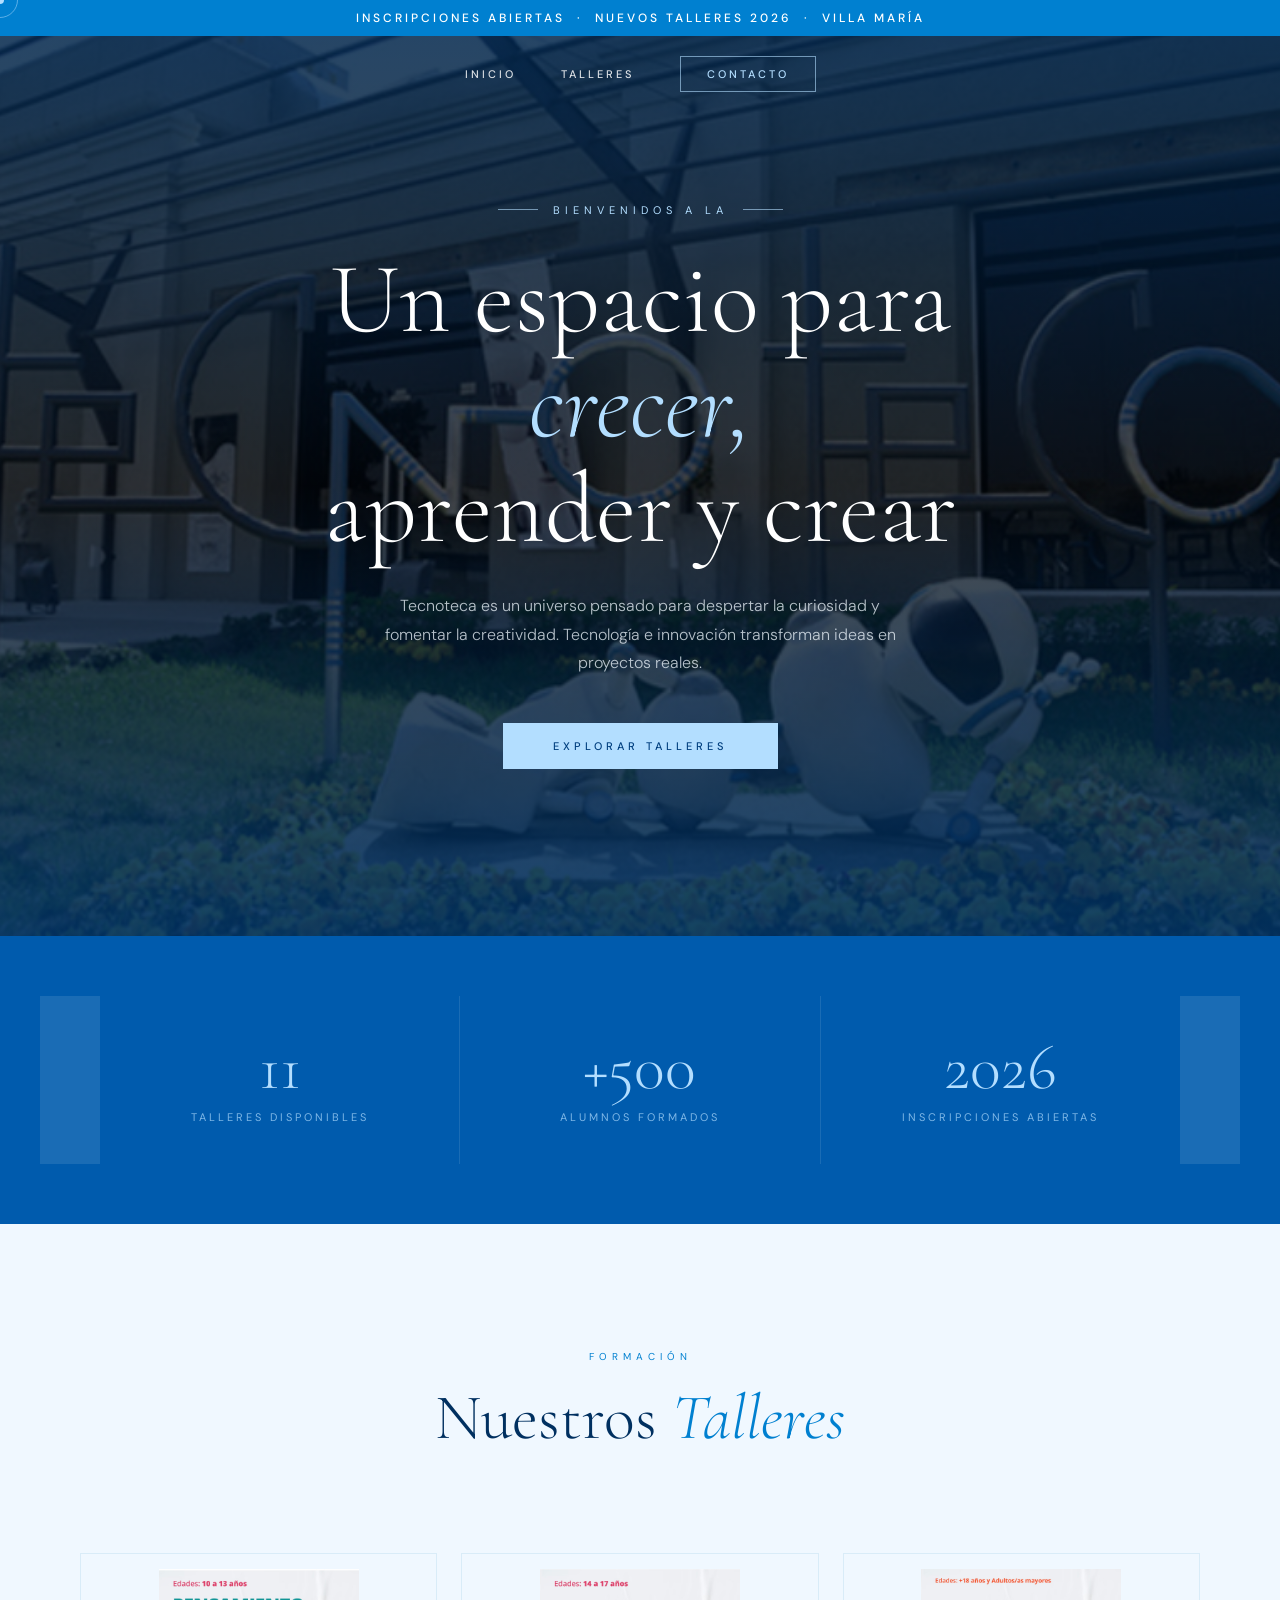
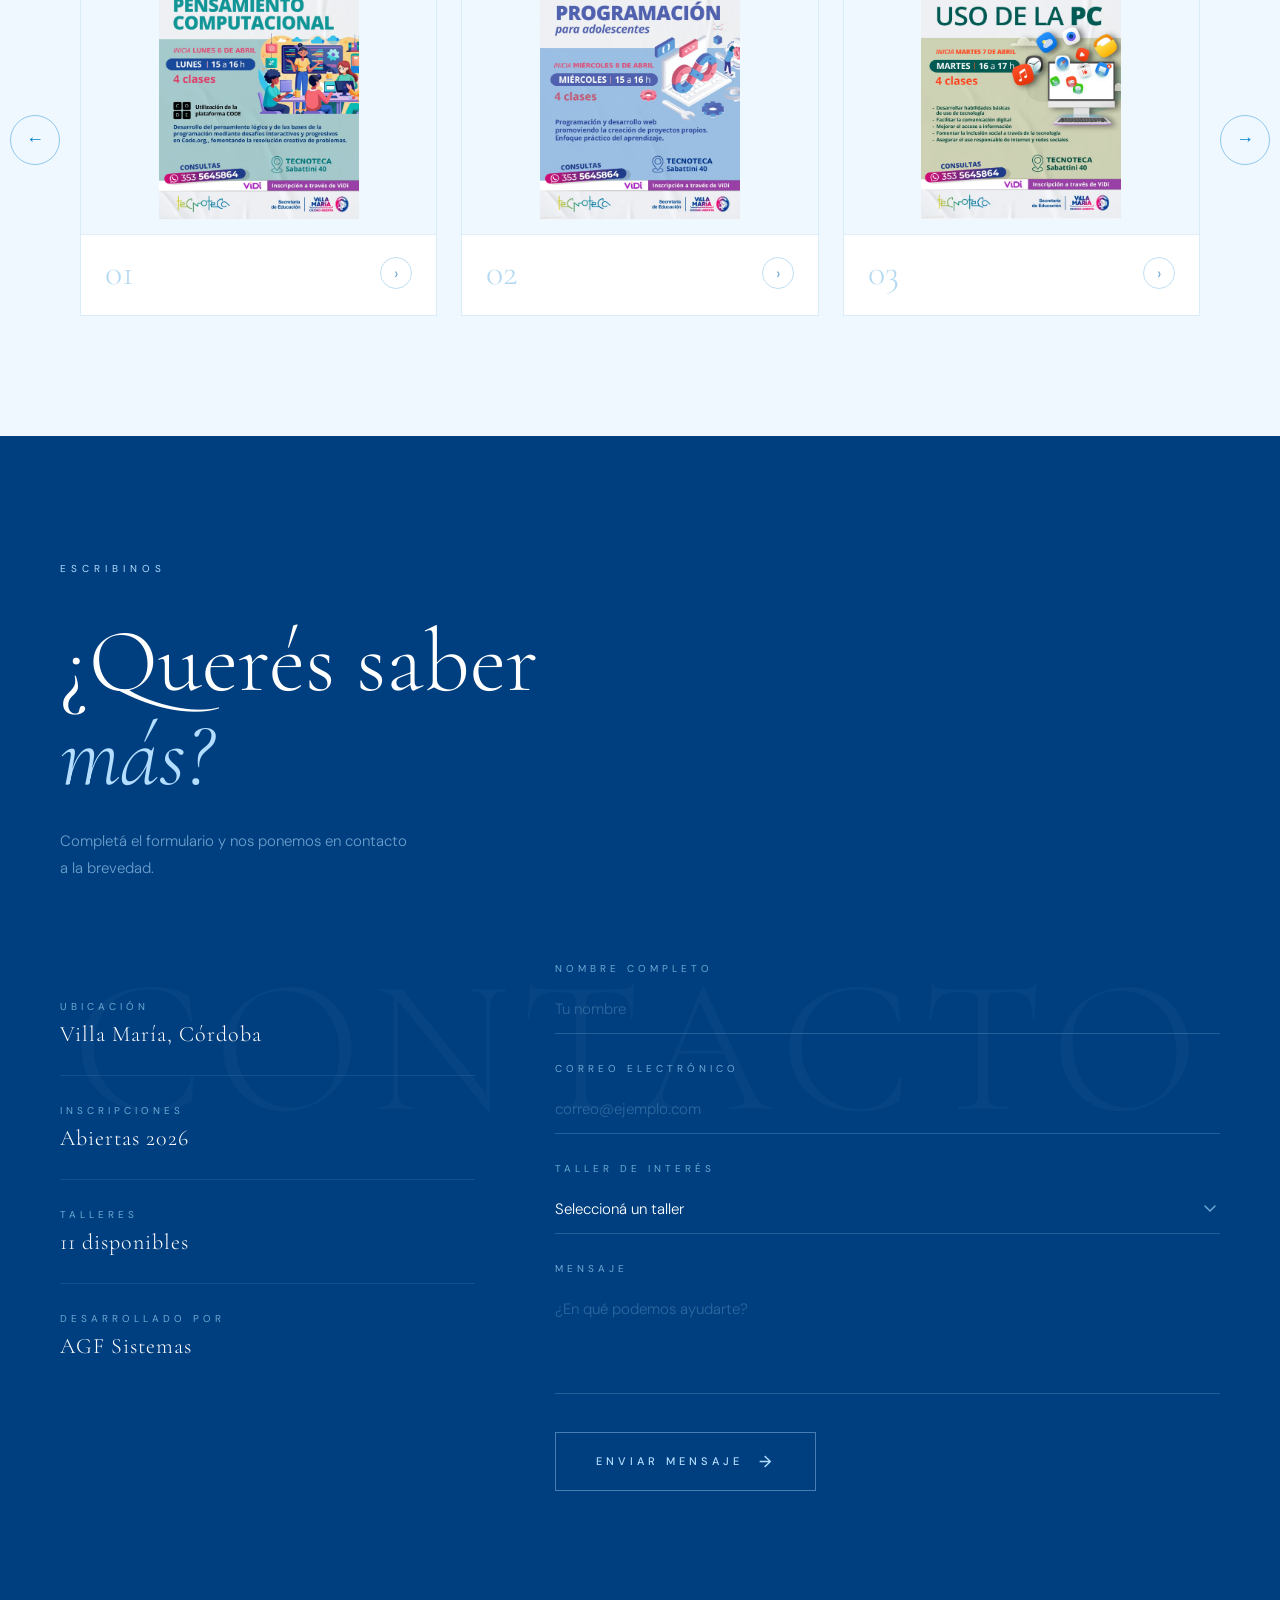
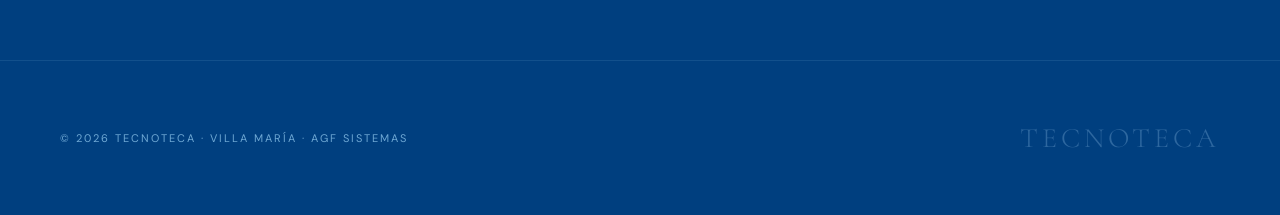
<file: index.html>
<!DOCTYPE html>
<html lang="es">
<head>
    <meta charset="UTF-8">
    <meta name="viewport" content="width=device-width, initial-scale=1.0">
    <title>Tecnoteca | Innovación y Creatividad</title>

    <!-- Fuentes de Google: Cormorant Garamond para títulos, DM Sans para el cuerpo -->
    <link href="https://fonts.googleapis.com/css2?family=Cormorant+Garamond:ital,wght@0,300;0,400;1,300;1,400&family=DM+Sans:wght@300;400;500&display=swap" rel="stylesheet">

    <!-- Hoja de estilos principal -->
    <link rel="stylesheet" href="stile.css">
</head>
<body>

    <!-- ============================================================
         CURSOR PERSONALIZADO
         Dos elementos que reemplazan el cursor del sistema:
         - cursor-dot: el punto pequeño que sigue al mouse exactamente
         - cursor-ring: el anillo grande que sigue con un leve retraso (efecto suave)
         En celulares y tablets se ocultan automáticamente
    ============================================================ -->
    <div class="cursor-dot" id="cursorDot"></div>
    <div class="cursor-ring" id="cursorRing"></div>

    <!-- ============================================================
         FRANJA SUPERIOR (TOP BANNER)
         Barra informativa fija en la parte superior de la página
         Muestra novedades o información institucional breve
    ============================================================ -->
    <div class="top-banner">
        Inscripciones abiertas &nbsp;·&nbsp; Nuevos talleres 2026 &nbsp;·&nbsp; Villa María
    </div>

    <!-- ============================================================
         BARRA DE NAVEGACIÓN
         Se vuelve semitransparente con blur al hacer scroll hacia abajo
         Contiene los links internos y el botón de Contacto
    ============================================================ -->
    <header class="navbar" id="navbar">
        <nav class="nav-links">
            <a href="#inicio">Inicio</a>
            <a href="#talleres">Talleres</a>
            <!-- Botón con estilo especial que lleva a la sección #contacto -->
            <a href="#contacto" class="btn-nav-cta">Contacto</a>
        </nav>
    </header>

    <main>

        <!-- ============================================================
             SECCIÓN HERO (PORTADA)
             Ocupa el 100% de la pantalla al entrar a la página.
             Tiene una imagen de fondo con filtro oscuro, un overlay degradado,
             y el contenido central con título, descripción y botón CTA.
        ============================================================ -->
        <section id="inicio" class="hero">

            <!-- Imagen de fondo con efecto de zoom al hacer hover -->
            <div class="hero-bg"></div>

            <!-- Degradado encima de la imagen para mejorar legibilidad del texto -->
            <div class="hero-overlay"></div>

            <!-- Contenido central del hero -->
            <div class="hero-content">
                <!-- Pequeño texto decorativo sobre el título principal -->
                <div class="hero-eyebrow">Bienvenidos a la</div>

                <!-- Título principal con palabra en cursiva y color destacado -->
                <h1>Un espacio para <em>crecer,</em><br>aprender y crear</h1>

                <!-- Descripción breve del proyecto -->
                <p class="hero-desc">
                    Tecnoteca es un universo pensado para despertar la curiosidad
                    y fomentar la creatividad. Tecnología e innovación transforman
                    ideas en proyectos reales.
                </p>

                <!-- Botón que lleva a la sección de talleres -->
                <a href="#talleres" class="btn-hero">Explorar talleres</a>
            </div>
        </section>

        <!-- ============================================================
             FRANJA DE ESTADÍSTICAS
             Muestra 3 datos clave en una grilla horizontal:
             cantidad de talleres, alumnos formados y año de inscripciones
        ============================================================ -->
        <div class="stats-strip">
            <div class="stats-grid">
                <div class="stat-item">
                    <span class="stat-numero">11</span>
                    <span class="stat-label">Talleres disponibles</span>
                </div>
                <div class="stat-item">
                    <span class="stat-numero">+500</span>
                    <span class="stat-label">Alumnos formados</span>
                </div>
                <div class="stat-item">
                    <span class="stat-numero">2026</span>
                    <span class="stat-label">Inscripciones abiertas</span>
                </div>
            </div>
        </div>

        <!-- ============================================================
             SECCIÓN TALLERES
             Muestra las tarjetas de cada taller en un carrusel deslizable.
             Fondo claro para contrastar con las secciones oscuras.
        ============================================================ -->
        <section id="talleres" class="talleres-section">

            <!-- Encabezado de sección con etiqueta y título -->
            <div class="section-header">
                <span class="section-tag">Formación</span>
                <h2>Nuestros <em>Talleres</em></h2>
            </div>

            <!-- Contenedor del carrusel con botones de navegación -->
            <div class="carousel-wrapper">

                <!-- Área visible del carrusel (overflow hidden para ocultar lo que no entra) -->
                <div class="carousel-container">

                    <!-- Pista del carrusel: se mueve horizontalmente con transform -->
                    <div class="carousel-slide" id="track">

                        <!-- ---- TARJETA TALLER 01 ---- -->
                        <!-- Cada tarjeta tiene: imagen, overlay de hover y número -->
                        <div class="card-taller">
                            <div class="card-img-wrap"><img src="taller1.jpeg" alt="Taller 1"></div>
                            <div class="card-overlay"></div><!-- Brillo azul al hacer hover -->
                            <div class="card-info">
                                <span class="numero-taller">01</span>
                                <div class="card-arrow">›</div><!-- Flecha indicadora -->
                            </div>
                        </div>

                        <!-- ---- TARJETA TALLER 02 ---- -->
                        <div class="card-taller">
                            <div class="card-img-wrap"><img src="taller2.jpeg" alt="Taller 2"></div>
                            <div class="card-overlay"></div>
                            <div class="card-info"><span class="numero-taller">02</span><div class="card-arrow">›</div></div>
                        </div>

                        <!-- ---- TARJETA TALLER 03 ---- -->
                        <div class="card-taller">
                            <div class="card-img-wrap"><img src="taller3.jpeg" alt="Taller 3"></div>
                            <div class="card-overlay"></div>
                            <div class="card-info"><span class="numero-taller">03</span><div class="card-arrow">›</div></div>
                        </div>

                        <!-- ---- TARJETA TALLER 04 ---- -->
                        <div class="card-taller">
                            <div class="card-img-wrap"><img src="taller4.jpeg" alt="Taller 4"></div>
                            <div class="card-overlay"></div>
                            <div class="card-info"><span class="numero-taller">04</span><div class="card-arrow">›</div></div>
                        </div>

                        <!-- ---- TARJETA TALLER 05 ---- -->
                        <div class="card-taller">
                            <div class="card-img-wrap"><img src="taller5.jpeg" alt="Taller 5"></div>
                            <div class="card-overlay"></div>
                            <div class="card-info"><span class="numero-taller">05</span><div class="card-arrow">›</div></div>
                        </div>

                        <!-- ---- TARJETA TALLER 06 ---- -->
                        <div class="card-taller">
                            <div class="card-img-wrap"><img src="taller6.jpeg" alt="Taller 6"></div>
                            <div class="card-overlay"></div>
                            <div class="card-info"><span class="numero-taller">06</span><div class="card-arrow">›</div></div>
                        </div>

                        <!-- ---- TARJETA TALLER 07 ---- -->
                        <div class="card-taller">
                            <div class="card-img-wrap"><img src="taller7.jpeg" alt="Taller 7"></div>
                            <div class="card-overlay"></div>
                            <div class="card-info"><span class="numero-taller">07</span><div class="card-arrow">›</div></div>
                        </div>

                        <!-- ---- TARJETA TALLER 08 ---- -->
                        <div class="card-taller">
                            <div class="card-img-wrap"><img src="taller8.jpeg" alt="Taller 8"></div>
                            <div class="card-overlay"></div>
                            <div class="card-info"><span class="numero-taller">08</span><div class="card-arrow">›</div></div>
                        </div>

                        <!-- ---- TARJETA TALLER 09 ---- -->
                        <div class="card-taller">
                            <div class="card-img-wrap"><img src="taller9.jpeg" alt="Taller 9"></div>
                            <div class="card-overlay"></div>
                            <div class="card-info"><span class="numero-taller">09</span><div class="card-arrow">›</div></div>
                        </div>

                        <!-- ---- TARJETA TALLER 10 ---- -->
                        <div class="card-taller">
                            <div class="card-img-wrap"><img src="taller10.jpeg" alt="Taller 10"></div>
                            <div class="card-overlay"></div>
                            <div class="card-info"><span class="numero-taller">10</span><div class="card-arrow">›</div></div>
                        </div>

                        <!-- ---- TARJETA TALLER 11 ---- -->
                        <div class="card-taller">
                            <div class="card-img-wrap"><img src="taller11.jpeg" alt="Taller 11"></div>
                            <div class="card-overlay"></div>
                            <div class="card-info"><span class="numero-taller">11</span><div class="card-arrow">›</div></div>
                        </div>

                    </div><!-- /carousel-slide -->
                </div><!-- /carousel-container -->

                <!-- Botones de navegación del carrusel (llaman a moveSlide en JS) -->
                <button class="prev-btn" onclick="moveSlide(-1)">&#8592;</button>
                <button class="next-btn" onclick="moveSlide(1)">&#8594;</button>

            </div><!-- /carousel-wrapper -->
        </section>

        <!-- ============================================================
             SECCIÓN CONTACTO
             Formulario de contacto con la misma estética de la página.
             Dividida en dos columnas: info institucional + formulario.
             El texto de fondo gigante "CONTACTO" es decorativo (CSS ::before).
        ============================================================ -->
        <section id="contacto" class="contacto-section">
            <div class="contacto-inner">

                <!-- Encabezado de la sección de contacto -->
                <div class="contacto-header">
                    <span class="section-tag" style="color: var(--celeste-claro);">Escribinos</span>
                    <h2 class="contacto-titulo">¿Querés saber<br><em>más?</em></h2>
                    <p class="contacto-subtitulo">
                        Completá el formulario y nos ponemos en contacto<br>a la brevedad.
                    </p>
                </div>

                <!-- Grilla de dos columnas: datos + formulario -->
                <div class="contacto-grid">

                    <!-- Columna izquierda: datos institucionales -->
                    <div class="contacto-info">
                        <div class="info-item">
                            <span class="info-label">Ubicación</span>
                            <span class="info-value">Villa María, Córdoba</span>
                        </div>
                        <div class="info-divider"></div><!-- Línea separadora -->
                        <div class="info-item">
                            <span class="info-label">Inscripciones</span>
                            <span class="info-value">Abiertas 2026</span>
                        </div>
                        <div class="info-divider"></div>
                        <div class="info-item">
                            <span class="info-label">Talleres</span>
                            <span class="info-value">11 disponibles</span>
                        </div>
                        <div class="info-divider"></div>
                        <div class="info-item">
                            <span class="info-label">Desarrollado por</span>
                            <span class="info-value">AGF Sistemas</span>
                        </div>
                    </div>

                    <!-- Columna derecha: formulario de contacto -->
                    <div class="form-wrap">

                        <!-- Campo: Nombre -->
                        <div class="form-group">
                            <label for="nombre">Nombre completo</label>
                            <input type="text" id="nombre" placeholder="Tu nombre">
                        </div>

                        <!-- Campo: Email -->
                        <div class="form-group">
                            <label for="email">Correo electrónico</label>
                            <input type="email" id="email" placeholder="correo@ejemplo.com">
                        </div>

                        <!-- Campo: Selector de taller de interés -->
                        <div class="form-group">
                            <label for="taller">Taller de interés</label>
                            <select id="taller">
                                <option value="" disabled selected>Seleccioná un taller</option>
                                <option value="01">Taller 01</option>
                                <option value="02">Taller 02</option>
                                <option value="03">Taller 03</option>
                                <option value="04">Taller 04</option>
                                <option value="05">Taller 05</option>
                                <option value="06">Taller 06</option>
                                <option value="07">Taller 07</option>
                                <option value="08">Taller 08</option>
                                <option value="09">Taller 09</option>
                                <option value="10">Taller 10</option>
                                <option value="11">Taller 11</option>
                            </select>
                        </div>

                        <!-- Campo: Mensaje libre -->
                        <div class="form-group">
                            <label for="mensaje">Mensaje</label>
                            <textarea id="mensaje" rows="4" placeholder="¿En qué podemos ayudarte?"></textarea>
                        </div>

                        <!-- Botón de envío (llama a enviarFormulario() en JS) -->
                        <button class="btn-enviar" id="btnEnviar" onclick="enviarFormulario()">
                            <span class="btn-text">Enviar mensaje</span>
                            <span class="btn-arrow">→</span>
                        </button>

                        <!-- Mensaje de éxito, oculto por defecto, aparece al enviar -->
                        <p class="form-success" id="formSuccess">¡Mensaje enviado! Nos contactaremos pronto.</p>

                    </div><!-- /form-wrap -->
                </div><!-- /contacto-grid -->
            </div><!-- /contacto-inner -->
        </section>

    </main>

    <!-- ============================================================
         PIE DE PÁGINA (FOOTER)
         Muestra copyright a la izquierda y el nombre de marca a la derecha
    ============================================================ -->
    <footer class="footer">
        <span class="footer-copy">&copy; 2026 Tecnoteca · Villa María · AGF Sistemas</span>
        <span class="footer-brand">TECNOTECA</span>
    </footer>


    <script>
        // ============================================================
        // CURSOR PERSONALIZADO
        // Solo se activa en dispositivos de escritorio (no táctiles).
        // isTouchDevice() detecta si el dispositivo usa touch mediante
        // media queries y propiedades del navegador.
        // ============================================================
        const dot  = document.getElementById('cursorDot');
        const ring = document.getElementById('cursorRing');

        const isTouchDevice = () =>
            window.matchMedia('(hover: none) and (pointer: coarse)').matches ||
            ('ontouchstart' in window) ||
            (navigator.maxTouchPoints > 0);

        if (isTouchDevice()) {
            // En touch: oculta los elementos del cursor y restaura el cursor nativo
            dot.style.display  = 'none';
            ring.style.display = 'none';
            document.body.style.cursor = 'auto';
        } else {
            // En desktop: activa el cursor personalizado
            let mouseX = 0, mouseY = 0; // Posición real del mouse
            let ringX  = 0, ringY  = 0; // Posición del anillo (se actualiza suavemente)

            // Mueve el punto exactamente donde está el mouse
            document.addEventListener('mousemove', e => {
                mouseX = e.clientX;
                mouseY = e.clientY;
                dot.style.left = mouseX + 'px';
                dot.style.top  = mouseY + 'px';
            });

            // Anima el anillo para que siga al mouse con un leve retraso (efecto suave)
            function animateRing() {
                ringX += (mouseX - ringX) * 0.12; // Interpolación suave
                ringY += (mouseY - ringY) * 0.12;
                ring.style.left = ringX + 'px';
                ring.style.top  = ringY + 'px';
                requestAnimationFrame(animateRing); // Loop continuo
            }
            animateRing();
        }

        // ============================================================
        // NAVBAR CON EFECTO SCROLL
        // Agrega la clase 'scrolled' cuando el usuario baja más de 60px,
        // lo que activa el fondo semitransparente con blur en el CSS.
        // ============================================================
        window.addEventListener('scroll', () => {
            document.getElementById('navbar').classList.toggle('scrolled', window.scrollY > 60);
        });

        // ============================================================
        // CARRUSEL DE TALLERES
        // Mueve la pista (#track) usando transform: translateX().
        // Detecta cuántas tarjetas son visibles según el ancho de pantalla
        // y hace loop al llegar al principio o al final.
        // ============================================================
        let currentIndex = 0; // Índice de la tarjeta visible más a la izquierda

        function moveSlide(step) {
            const track      = document.getElementById('track');
            const cards      = document.querySelectorAll('.card-taller');
            const totalCards = cards.length;

            // Cantidad de tarjetas visibles según el ancho de pantalla
            let visibleCards = 3;
            if (window.innerWidth <= 900) visibleCards = 2;
            if (window.innerWidth <= 600) visibleCards = 1;

            // Ancho de cada tarjeta + gap entre ellas
            const cardWidth = cards[0].offsetWidth + 24;

            currentIndex += step;

            // Loop: si pasa del final vuelve al inicio, y viceversa
            if (currentIndex > totalCards - visibleCards) currentIndex = 0;
            if (currentIndex < 0) currentIndex = totalCards - visibleCards;

            // Aplica el desplazamiento
            track.style.transform = `translateX(${-currentIndex * cardWidth}px)`;
        }

        // ============================================================
        // FORMULARIO DE CONTACTO
        // Valida que todos los campos estén completos antes de "enviar".
        // Resalta en rojo los campos vacíos.
        // Al enviar correctamente muestra un mensaje de éxito y oculta el botón.
        // NOTA: actualmente es solo frontend (no envía datos a ningún servidor).
        // Para conectarlo, reemplazar el setTimeout por un fetch() a tu backend.
        // ============================================================
        function enviarFormulario() {
            const campos = ['nombre', 'email', 'taller', 'mensaje'];
            let valido = true;

            // Recorre cada campo y marca en rojo los que estén vacíos
            campos.forEach(id => {
                const el    = document.getElementById(id);
                const vacio = !el.value.trim();
                el.classList.toggle('input-error', vacio);
                if (vacio) valido = false;
            });

            // Si hay campos vacíos, detiene el envío
            if (!valido) return;

            // Simula el envío: deshabilita el botón y muestra el mensaje de éxito
            const btn = document.getElementById('btnEnviar');
            btn.disabled = true;
            btn.classList.add('enviando');

            setTimeout(() => {
                btn.style.display = 'none';
                document.getElementById('formSuccess').style.opacity = '1';
            }, 800); // Espera 800ms antes de mostrar el mensaje (simula una petición)
        }
    </script>

</body>
</html>
</file>
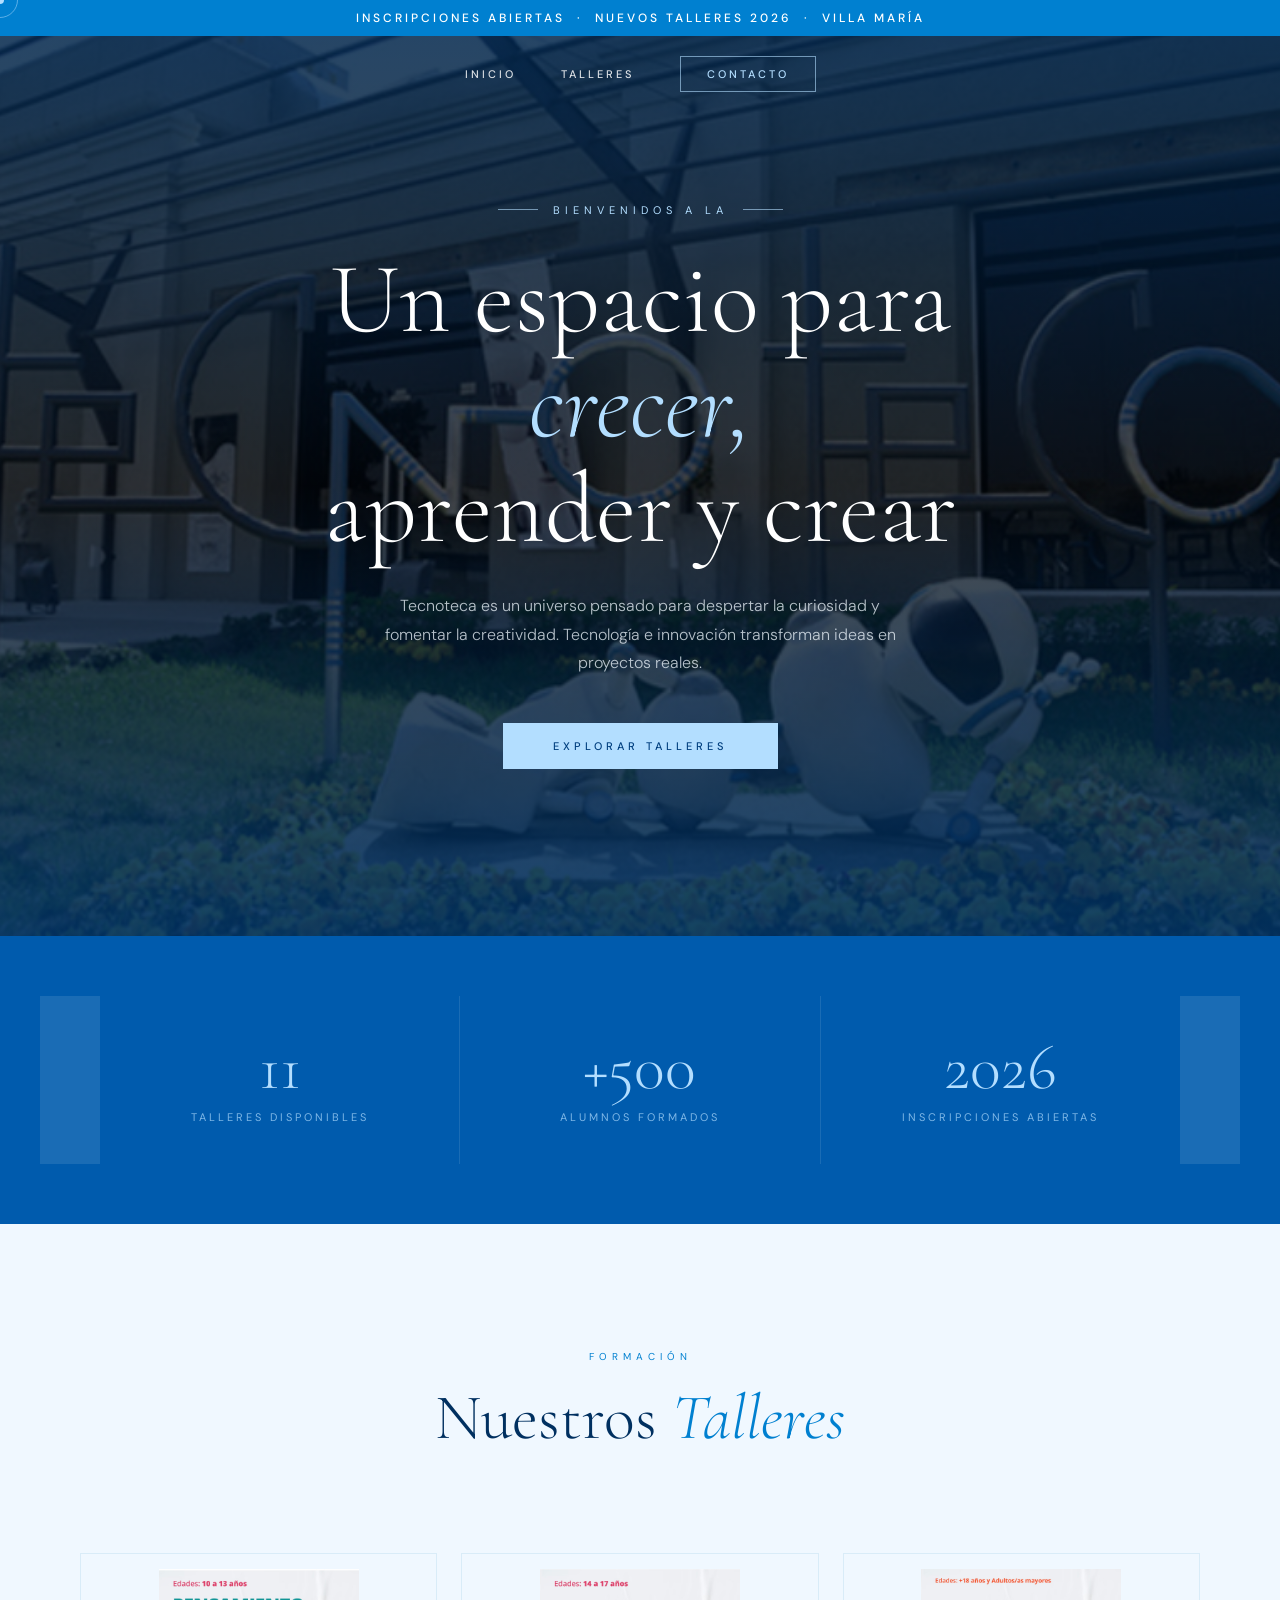
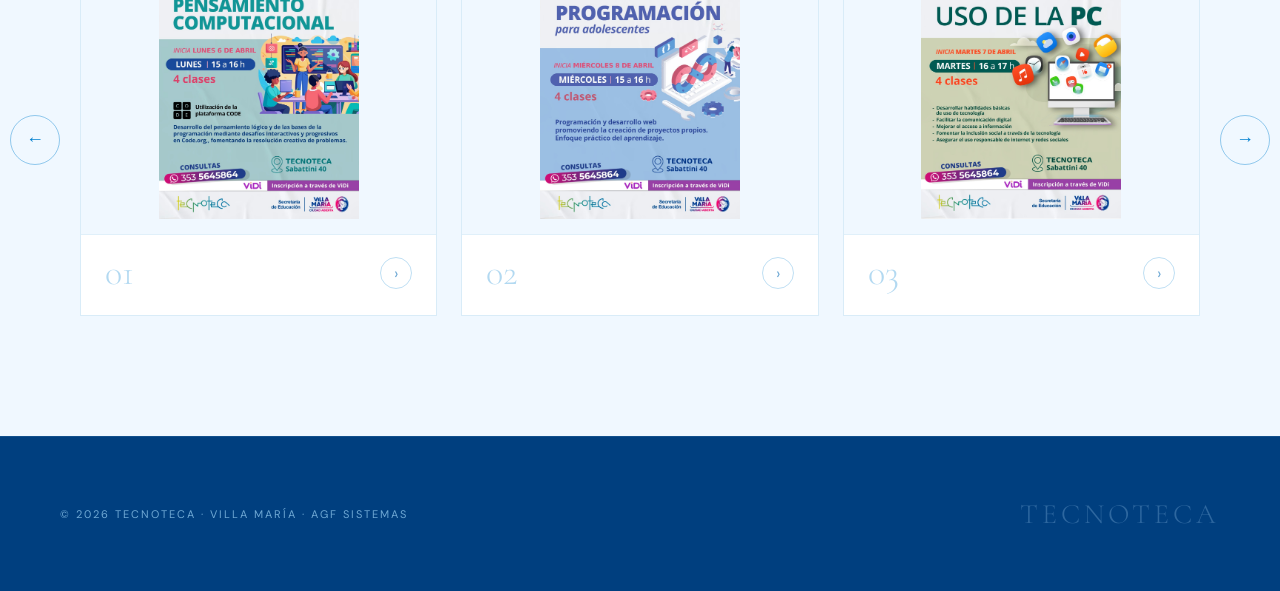
<file: index1.html>
<!DOCTYPE html>
<html lang="es">
<head>
    <meta charset="UTF-8">
    <meta name="viewport" content="width=device-width, initial-scale=1.0">
    <title>Tecnoteca | Innovación y Creatividad</title>
    <link href="https://fonts.googleapis.com/css2?family=Cormorant+Garamond:ital,wght@0,300;0,400;1,300;1,400&family=DM+Sans:wght@300;400;500&display=swap" rel="stylesheet">
    <link rel="stylesheet" href="stile.css">
</head>
<body>

    <div class="cursor-dot" id="cursorDot"></div>
    <div class="cursor-ring" id="cursorRing"></div>

    <div class="top-banner">
        Inscripciones abiertas &nbsp;·&nbsp; Nuevos talleres 2026 &nbsp;·&nbsp; Villa María
    </div>

    <header class="navbar" id="navbar">
        <nav class="nav-links">
            <a href="#inicio">Inicio</a>
            <a href="#talleres">Talleres</a>
            <a href="#" class="btn-nav-cta">Contacto</a>
        </nav>
    </header>

    <main>

        <section id="inicio" class="hero">
            <div class="hero-bg"></div>
            <div class="hero-overlay"></div>
            <div class="hero-content">
                <div class="hero-eyebrow">Bienvenidos a la</div>
                <h1>Un espacio para <em>crecer,</em><br>aprender y crear</h1>
                <p class="hero-desc">
                    Tecnoteca es un universo pensado para despertar la curiosidad
                    y fomentar la creatividad. Tecnología e innovación transforman
                    ideas en proyectos reales.
                </p>
                <a href="#talleres" class="btn-hero">Explorar talleres</a>
            </div>
        </section>

        <div class="stats-strip">
            <div class="stats-grid">
                <div class="stat-item">
                    <span class="stat-numero">11</span>
                    <span class="stat-label">Talleres disponibles</span>
                </div>
                <div class="stat-item">
                    <span class="stat-numero">+500</span>
                    <span class="stat-label">Alumnos formados</span>
                </div>
                <div class="stat-item">
                    <span class="stat-numero">2026</span>
                    <span class="stat-label">Inscripciones abiertas</span>
                </div>
            </div>
        </div>

        <section id="talleres" class="talleres-section">
            <div class="section-header">
                <span class="section-tag">Formación</span>
                <h2>Nuestros <em>Talleres</em></h2>
            </div>

            <div class="carousel-wrapper">
                <div class="carousel-container">
                    <div class="carousel-slide" id="track">

                        <div class="card-taller">
                            <div class="card-img-wrap"><img src="taller1.jpeg" alt="Taller 1"></div>
                            <div class="card-overlay"></div>
                            <div class="card-info"><span class="numero-taller">01</span><div class="card-arrow">›</div></div>
                        </div>

                        <div class="card-taller">
                            <div class="card-img-wrap"><img src="taller2.jpeg" alt="Taller 2"></div>
                            <div class="card-overlay"></div>
                            <div class="card-info"><span class="numero-taller">02</span><div class="card-arrow">›</div></div>
                        </div>

                        <div class="card-taller">
                            <div class="card-img-wrap"><img src="taller3.jpeg" alt="Taller 3"></div>
                            <div class="card-overlay"></div>
                            <div class="card-info"><span class="numero-taller">03</span><div class="card-arrow">›</div></div>
                        </div>

                        <div class="card-taller">
                            <div class="card-img-wrap"><img src="taller4.jpeg" alt="Taller 4"></div>
                            <div class="card-overlay"></div>
                            <div class="card-info"><span class="numero-taller">04</span><div class="card-arrow">›</div></div>
                        </div>

                        <div class="card-taller">
                            <div class="card-img-wrap"><img src="taller5.jpeg" alt="Taller 5"></div>
                            <div class="card-overlay"></div>
                            <div class="card-info"><span class="numero-taller">05</span><div class="card-arrow">›</div></div>
                        </div>

                        <div class="card-taller">
                            <div class="card-img-wrap"><img src="taller6.jpeg" alt="Taller 6"></div>
                            <div class="card-overlay"></div>
                            <div class="card-info"><span class="numero-taller">06</span><div class="card-arrow">›</div></div>
                        </div>

                        <div class="card-taller">
                            <div class="card-img-wrap"><img src="taller7.jpeg" alt="Taller 7"></div>
                            <div class="card-overlay"></div>
                            <div class="card-info"><span class="numero-taller">07</span><div class="card-arrow">›</div></div>
                        </div>

                        <div class="card-taller">
                            <div class="card-img-wrap"><img src="taller8.jpeg" alt="Taller 8"></div>
                            <div class="card-overlay"></div>
                            <div class="card-info"><span class="numero-taller">08</span><div class="card-arrow">›</div></div>
                        </div>

                        <div class="card-taller">
                            <div class="card-img-wrap"><img src="taller9.jpeg" alt="Taller 9"></div>
                            <div class="card-overlay"></div>
                            <div class="card-info"><span class="numero-taller">09</span><div class="card-arrow">›</div></div>
                        </div>

                        <div class="card-taller">
                            <div class="card-img-wrap"><img src="taller10.jpeg" alt="Taller 10"></div>
                            <div class="card-overlay"></div>
                            <div class="card-info"><span class="numero-taller">10</span><div class="card-arrow">›</div></div>
                        </div>

                        <div class="card-taller">
                            <div class="card-img-wrap"><img src="taller11.jpeg" alt="Taller 11"></div>
                            <div class="card-overlay"></div>
                            <div class="card-info"><span class="numero-taller">11</span><div class="card-arrow">›</div></div>
                        </div>

                    </div>
                </div>

                <button class="prev-btn" onclick="moveSlide(-1)">&#8592;</button>
                <button class="next-btn" onclick="moveSlide(1)">&#8594;</button>
            </div>
        </section>

    </main>

    <footer class="footer">
        <span class="footer-copy">&copy; 2026 Tecnoteca · Villa María · AGF Sistemas</span>
        <span class="footer-brand">TECNOTECA</span>
    </footer>

    <script>
        // --- CURSOR PERSONALIZADO ---
        const dot  = document.getElementById('cursorDot');
        const ring = document.getElementById('cursorRing');
        let mouseX = 0, mouseY = 0;
        let ringX  = 0, ringY  = 0;

        document.addEventListener('mousemove', e => {
            mouseX = e.clientX;
            mouseY = e.clientY;
            dot.style.left = mouseX + 'px';
            dot.style.top  = mouseY + 'px';
        });

        function animateRing() {
            ringX += (mouseX - ringX) * 0.12;
            ringY += (mouseY - ringY) * 0.12;
            ring.style.left = ringX + 'px';
            ring.style.top  = ringY + 'px';
            requestAnimationFrame(animateRing);
        }
        animateRing();

        // --- NAVBAR SCROLL ---
        window.addEventListener('scroll', () => {
            const navbar = document.getElementById('navbar');
            if (window.scrollY > 60) {
                navbar.classList.add('scrolled');
            } else {
                navbar.classList.remove('scrolled');
            }
        });

        // --- CARRUSEL CON LOOP INFINITO ---
        let currentIndex = 0;

        function moveSlide(step) {
            const track      = document.getElementById('track');
            const cards      = document.querySelectorAll('.card-taller');
            const totalCards = cards.length;

            let visibleCards = 3;
            if (window.innerWidth <= 900) visibleCards = 2;
            if (window.innerWidth <= 600) visibleCards = 1;

            const cardWidth = cards[0].offsetWidth + 24;

            currentIndex += step;

            if (currentIndex > totalCards - visibleCards) currentIndex = 0;
            if (currentIndex < 0) currentIndex = totalCards - visibleCards;

            track.style.transform = `translateX(${-currentIndex * cardWidth}px)`;
        }
    </script>

</body>
</html>
</file>
<file: stile.css>
/* ================================================================
   VARIABLES GLOBALES
   Paleta de colores y tipografías usadas en toda la página.
   Cambiar un valor acá lo actualiza en todos lados automáticamente.
================================================================ */
:root {
    --azul-oscuro:   #003F7F; /* Fondo principal de secciones oscuras */
    --azul-medio:    #005BAD; /* Fondo de la franja de estadísticas */
    --azul-celeste:  #0080D0; /* Color de acento principal */
    --celeste-claro: #B3DEFF; /* Celeste claro para textos y detalles */
    --fondo-claro:   #F0F8FF; /* Fondo de la sección talleres */
    --texto-blanco:  #FFFFFF; /* Blanco puro */
    --texto-oscuro:  #003060; /* Azul muy oscuro para textos sobre fondo claro */
    --texto-suave:   #6EA8D4; /* Azul medio para etiquetas y labels */
    --fuente-titulo: 'Cormorant Garamond', serif;  /* Tipografía elegante para títulos */
    --fuente-cuerpo: 'DM Sans', sans-serif;         /* Tipografía moderna para cuerpo */
}

/* ================================================================
   RESET Y BASE
   Elimina márgenes y paddings por defecto del navegador.
   El scroll-behavior suave activa la animación al hacer clic en links ancla.
================================================================ */
*, *::before, *::after {
    margin: 0;
    padding: 0;
    box-sizing: border-box;
}

html { scroll-behavior: smooth; }

body {
    background-color: var(--azul-oscuro);
    color: var(--texto-blanco);
    font-family: var(--fuente-cuerpo);
    overflow-x: hidden; /* Evita scroll horizontal */
    cursor: none;       /* Oculta el cursor del sistema en desktop */
}

/* ================================================================
   CURSOR — DESACTIVADO EN TOUCH
   En celulares y tablets el cursor personalizado se oculta
   y se restaura el cursor nativo del sistema.
   Se usa la media query (hover: none) que detecta pantallas táctiles.
================================================================ */
@media (hover: none) and (pointer: coarse) {
    body { cursor: auto; }
    .cursor-dot, .cursor-ring { display: none !important; }
}

/* ================================================================
   CURSOR PERSONALIZADO — ELEMENTOS VISUALES
   .cursor-dot  → punto pequeño y preciso que sigue al mouse
   .cursor-ring → anillo más grande que sigue con retraso suave (ver JS)
================================================================ */
.cursor-dot {
    width: 8px;
    height: 8px;
    background: var(--celeste-claro);
    border-radius: 50%;
    position: fixed;
    pointer-events: none; /* No interfiere con clics */
    z-index: 9999;
    transform: translate(-50%, -50%); /* Centra el punto en la posición del mouse */
}

.cursor-ring {
    width: 36px;
    height: 36px;
    border: 1px solid rgba(179, 222, 255, 0.5);
    border-radius: 50%;
    position: fixed;
    pointer-events: none;
    z-index: 9998;
    transform: translate(-50%, -50%);
    transition: all 0.15s ease;
}

/* ================================================================
   FRANJA SUPERIOR (TOP BANNER)
   Barra informativa de ancho completo con fondo celeste.
   Texto en mayúsculas con letra-espaciado para estética institucional.
================================================================ */
.top-banner {
    background: var(--azul-celeste);
    text-align: center;
    padding: 10px;
    font-size: 12px;
    letter-spacing: 3px;
    text-transform: uppercase;
    color: var(--texto-blanco);
    font-weight: 500;
}

/* ================================================================
   BARRA DE NAVEGACIÓN
   Fija en la parte superior, encima del banner.
   Al hacer scroll agrega la clase .scrolled (ver JS) que activa
   el fondo con blur y borde inferior.
================================================================ */
.navbar {
    position: fixed;
    top: 36px; /* Deja espacio para el top-banner */
    left: 0;
    right: 0;
    z-index: 1000;
    padding: 20px 60px;
    display: flex;
    justify-content: center;
    align-items: center;
    transition: background 0.4s ease, padding 0.4s ease;
}

/* Estado de la navbar al hacer scroll */
.navbar.scrolled {
    background: rgba(0, 63, 127, 0.96); /* Fondo azul semitransparente */
    backdrop-filter: blur(12px);         /* Efecto cristal/vidrio */
    padding: 15px 60px;
    border-bottom: 1px solid rgba(179, 222, 255, 0.15);
}

/* Links del menú de navegación */
.nav-links {
    display: flex;
    gap: 45px;
    align-items: center;
}

.nav-links a {
    text-decoration: none;
    color: var(--texto-blanco);
    font-size: 11px;
    letter-spacing: 3px;
    text-transform: uppercase;
    font-weight: 500;
    opacity: 0.85;
    transition: opacity 0.3s ease, color 0.3s ease;
}

.nav-links a:hover {
    opacity: 1;
    color: var(--celeste-claro);
}

/* Botón especial "Contacto" con borde y estilo CTA */
.btn-nav-cta {
    background: transparent !important;
    border: 1px solid rgba(179, 222, 255, 0.6);
    padding: 10px 26px !important;
    color: var(--celeste-claro) !important;
    opacity: 1 !important;
    transition: background 0.3s ease, color 0.3s ease !important;
}

.btn-nav-cta:hover {
    background: var(--celeste-claro) !important;
    color: var(--azul-oscuro) !important;
}

/* ================================================================
   SECCIÓN HERO (PORTADA)
   Ocupa el 100% del alto de la ventana (100vh).
   Contenido centrado vertical y horizontalmente.
================================================================ */
.hero {
    height: 100vh;
    min-height: 700px;
    position: relative;
    display: flex;
    align-items: center;
    justify-content: center;
    text-align: center;
    overflow: hidden;
}

/* Imagen de fondo del hero con filtro de oscurecimiento */
.hero-bg {
    position: absolute;
    inset: 0;
    background-image: url('./tec1.png');
    background-size: cover;
    background-position: center;
    filter: brightness(0.3) saturate(0.7) hue-rotate(10deg); /* Oscurece y da tono azulado */
    transform: scale(1.05); /* Ligeramente agrandada para el efecto zoom */
    transition: transform 8s ease;
}

/* Al hacer hover sobre el hero la imagen hace un zoom out suave */
.hero:hover .hero-bg {
    transform: scale(1);
}

/* Degradado encima de la imagen para mejorar contraste del texto */
.hero-overlay {
    position: absolute;
    inset: 0;
    background: linear-gradient(
        to bottom,
        rgba(0, 63, 127, 0.5) 0%,    /* Oscuro arriba */
        rgba(0, 63, 127, 0.05) 50%,  /* Casi transparente en el centro */
        rgba(0, 63, 127, 0.7) 100%   /* Oscuro abajo */
    );
}

/* Contenedor del texto central del hero */
.hero-content {
    position: relative;
    z-index: 2; /* Por encima del fondo y el overlay */
    max-width: 900px;
    padding: 0 40px;
    animation: fadeInUp 1.2s ease both; /* Animación de entrada al cargar */
}

/* Texto pequeño decorativo sobre el título con líneas a los costados */
.hero-eyebrow {
    display: flex;
    align-items: center;
    justify-content: center;
    gap: 15px;
    margin-bottom: 30px;
    font-size: 11px;
    letter-spacing: 5px;
    text-transform: uppercase;
    color: var(--celeste-claro);
}

/* Líneas decorativas a los costados del eyebrow (generadas con CSS) */
.hero-eyebrow::before,
.hero-eyebrow::after {
    content: '';
    display: block;
    width: 40px;
    height: 1px;
    background: var(--celeste-claro);
    opacity: 0.6;
}

/* Título principal del hero — tamaño fluido con clamp() */
.hero h1 {
    font-family: var(--fuente-titulo);
    font-size: clamp(52px, 8vw, 100px); /* Mínimo 52px, ideal 8vw, máximo 100px */
    font-weight: 300;
    line-height: 1.05;
    color: var(--texto-blanco);
    margin-bottom: 30px;
}

/* Palabra en cursiva con color destacado */
.hero h1 em {
    font-style: italic;
    color: var(--celeste-claro);
    font-weight: 300;
}

/* Párrafo descriptivo bajo el título */
.hero-desc {
    font-size: 16px;
    line-height: 1.8;
    color: rgba(240, 248, 255, 0.75);
    max-width: 520px;
    margin: 0 auto 45px;
    font-weight: 300;
}

/* Botón principal del hero */
.btn-hero {
    display: inline-block;
    text-decoration: none;
    color: var(--azul-oscuro);
    background: var(--celeste-claro);
    padding: 16px 50px;
    font-size: 11px;
    letter-spacing: 4px;
    text-transform: uppercase;
    font-weight: 500;
    transition: background 0.3s ease, transform 0.3s ease;
}

.btn-hero:hover {
    background: var(--texto-blanco);
    transform: translateY(-2px); /* Sube levemente al hacer hover */
}

/* ================================================================
   FRANJA DE ESTADÍSTICAS
   Fondo azul medio. Grilla de 3 columnas con separadores finos.
================================================================ */
.stats-strip {
    background: var(--azul-medio);
    padding: 60px 0;
}

.stats-grid {
    max-width: 1200px;
    margin: 0 auto;
    padding: 0 60px;
    display: grid;
    grid-template-columns: repeat(3, 1fr);
    gap: 1px;
    background: rgba(255, 255, 255, 0.1); /* Los gaps de 1px crean líneas separadoras */
}

/* Cada celda de estadística */
.stat-item {
    background: var(--azul-medio); /* Tapa el fondo del grid que forma las líneas */
    padding: 40px;
    text-align: center;
}

/* Número grande de la estadística */
.stat-numero {
    font-family: var(--fuente-titulo);
    font-size: 64px;
    font-weight: 300;
    color: var(--celeste-claro);
    line-height: 1;
    display: block;
}

/* Texto descriptivo debajo del número */
.stat-label {
    font-size: 11px;
    letter-spacing: 3px;
    text-transform: uppercase;
    color: rgba(179, 222, 255, 0.7);
    margin-top: 10px;
    display: block;
}

/* ================================================================
   SECCIÓN TALLERES
   Fondo claro para contrastar con las secciones azules.
   Contiene el carrusel de tarjetas.
================================================================ */
.talleres-section {
    background: var(--fondo-claro);
    padding: 120px 0 80px;
}

/* Encabezado genérico de sección (usado también en contacto) */
.section-header {
    text-align: center;
    margin-bottom: 80px;
    padding: 0 40px;
}

/* Etiqueta pequeña sobre el título de sección */
.section-tag {
    display: inline-block;
    font-size: 10px;
    letter-spacing: 5px;
    text-transform: uppercase;
    color: var(--azul-celeste);
    margin-bottom: 20px;
}

/* Título de sección con tamaño fluido */
.section-header h2 {
    font-family: var(--fuente-titulo);
    font-size: clamp(38px, 5vw, 64px);
    font-weight: 300;
    line-height: 1.1;
    color: var(--texto-oscuro);
}

.section-header h2 em {
    font-style: italic;
    color: var(--azul-celeste);
}

/* ================================================================
   CARRUSEL
   El wrapper tiene padding lateral para que quepan los botones de flechas.
   El container tiene overflow:hidden para recortar lo que no entra.
   El slide (pista) se mueve con transform: translateX desde JS.
================================================================ */
.carousel-wrapper {
    position: relative;
    padding: 0 80px; /* Espacio para las flechas de navegación */
}

.carousel-container {
    overflow: hidden; /* Oculta las tarjetas que salen del área visible */
    padding: 20px 0 40px;
}

/* Contenedor flex de todas las tarjetas — se desplaza horizontalmente */
.carousel-slide {
    display: flex;
    gap: 24px;
    transition: transform 0.7s cubic-bezier(0.25, 1, 0.5, 1); /* Animación suave con rebote */
}

/* ================================================================
   TARJETAS DE TALLER
   Cada tarjeta tiene imagen, overlay de hover y barra inferior con número.
   Al hacer hover: sube, agranda y muestra el overlay azul.
================================================================ */
.card-taller {
    min-width: calc(33.333% - 16px); /* 3 tarjetas visibles por defecto */
    background: var(--texto-blanco);
    border: 1px solid rgba(0, 128, 208, 0.15);
    position: relative;
    overflow: hidden;
    cursor: pointer;
    transition: transform 0.5s ease, box-shadow 0.5s ease, border-color 0.5s ease;
    z-index: 1;
}

/* Efecto hover: sube, agranda y agrega sombra */
.card-taller:hover {
    transform: scale(1.04) translateY(-6px);
    box-shadow: 0 25px 55px rgba(0, 63, 127, 0.2);
    z-index: 10; /* Se pone encima de las tarjetas vecinas */
    border-color: rgba(0, 128, 208, 0.4);
}

/* Contenedor de la imagen con altura fija */
.card-img-wrap {
    overflow: hidden;
    height: 280px;
    background: var(--fondo-claro);
}

/* Imagen de la tarjeta — object-fit contain para no recortarla */
.card-taller img {
    width: 100%;
    height: 100%;
    object-fit: contain;
    padding: 15px;
    transition: transform 0.6s ease;
}

/* Zoom suave de la imagen al hacer hover en la tarjeta */
.card-taller:hover img {
    transform: scale(1.08);
}

/* Brillo azul semitransparente que aparece al hacer hover */
.card-overlay {
    position: absolute;
    inset: 0;
    background: linear-gradient(
        to top,
        rgba(0, 128, 208, 0.12) 0%,
        transparent 60%
    );
    opacity: 0;
    transition: opacity 0.4s ease;
    pointer-events: none; /* No interfiere con clics */
}

.card-taller:hover .card-overlay {
    opacity: 1;
}

/* Barra inferior de la tarjeta con el número y la flecha */
.card-info {
    padding: 20px 24px 24px;
    border-top: 1px solid rgba(0, 128, 208, 0.12);
    display: flex;
    align-items: center;
    justify-content: space-between;
    background: var(--texto-blanco);
}

/* Número grande y semitransparente del taller */
.numero-taller {
    font-family: var(--fuente-titulo);
    font-size: 36px;
    font-weight: 300;
    color: rgba(0, 128, 208, 0.3);
    line-height: 1;
    transition: color 0.3s ease;
}

/* El número se vuelve más vivo al hacer hover */
.card-taller:hover .numero-taller {
    color: var(--azul-celeste);
}

/* Flecha circular indicadora en la esquina de la tarjeta */
.card-arrow {
    width: 32px;
    height: 32px;
    border: 1px solid rgba(0, 128, 208, 0.25);
    border-radius: 50%;
    display: flex;
    align-items: center;
    justify-content: center;
    font-size: 16px;
    color: var(--texto-suave);
    transition: all 0.3s ease;
}

/* La flecha se rellena de azul al hacer hover */
.card-taller:hover .card-arrow {
    background: var(--azul-celeste);
    border-color: var(--azul-celeste);
    color: var(--texto-blanco);
}

/* ================================================================
   BOTONES DE NAVEGACIÓN DEL CARRUSEL
   Posicionados a los costados del wrapper.
   Cambián a fondo sólido al hacer hover.
================================================================ */
.prev-btn, .next-btn {
    position: absolute;
    top: 50%;
    transform: translateY(-60%);
    background: transparent;
    border: 1px solid rgba(0, 128, 208, 0.4);
    color: var(--azul-celeste);
    width: 50px;
    height: 50px;
    border-radius: 50%;
    cursor: pointer;
    z-index: 10;
    font-size: 18px;
    display: flex;
    align-items: center;
    justify-content: center;
    transition: background 0.3s ease, border-color 0.3s ease, color 0.3s ease;
}

.prev-btn:hover, .next-btn:hover {
    background: var(--azul-celeste);
    border-color: var(--azul-celeste);
    color: var(--texto-blanco);
}

.prev-btn { left: 10px; }
.next-btn { right: 10px; }

/* ================================================================
   SECCIÓN CONTACTO
   Fondo azul oscuro igual al hero.
   El pseudo-elemento ::before genera el texto decorativo gigante de fondo.
   Dividida en dos columnas: datos institucionales + formulario.
================================================================ */
.contacto-section {
    background: var(--azul-oscuro);
    padding: 120px 60px;
    position: relative;
    overflow: hidden;
}

/* Texto decorativo gigante de fondo (solo visual, no seleccionable) */
.contacto-section::before {
    content: 'CONTACTO';
    position: absolute;
    top: 50%;
    left: 50%;
    transform: translate(-50%, -50%);
    font-family: var(--fuente-titulo);
    font-size: clamp(80px, 15vw, 200px);
    font-weight: 300;
    color: rgba(179, 222, 255, 0.03); /* Casi invisible, solo textura */
    white-space: nowrap;
    pointer-events: none;
    letter-spacing: 10px;
}

/* Contenedor interior con ancho máximo centrado */
.contacto-inner {
    max-width: 1200px;
    margin: 0 auto;
}

/* Encabezado de la sección de contacto */
.contacto-header {
    margin-bottom: 80px;
}

/* Título grande de la sección contacto */
.contacto-titulo {
    font-family: var(--fuente-titulo);
    font-size: clamp(48px, 7vw, 90px);
    font-weight: 300;
    line-height: 1.05;
    color: var(--texto-blanco);
    margin: 20px 0 24px;
}

.contacto-titulo em {
    font-style: italic;
    color: var(--celeste-claro);
}

/* Subtítulo descriptivo */
.contacto-subtitulo {
    font-size: 15px;
    line-height: 1.8;
    color: rgba(179, 222, 255, 0.6);
    font-weight: 300;
}

/* Grilla de dos columnas: info (más angosta) + formulario (más ancha) */
.contacto-grid {
    display: grid;
    grid-template-columns: 1fr 1.6fr;
    gap: 80px;
    align-items: start;
}

/* ================================================================
   COLUMNA DE DATOS INSTITUCIONALES
   Lista de ítems con separadores horizontales entre ellos.
================================================================ */
.contacto-info {
    padding-top: 10px;
}

/* Cada ítem de información (label + valor) */
.info-item {
    padding: 28px 0;
    display: flex;
    flex-direction: column;
    gap: 8px;
}

/* Etiqueta pequeña en mayúsculas (ej: "Ubicación") */
.info-label {
    font-size: 10px;
    letter-spacing: 4px;
    text-transform: uppercase;
    color: var(--texto-suave);
}

/* Valor del dato en tipografía de título (ej: "Villa María, Córdoba") */
.info-value {
    font-family: var(--fuente-titulo);
    font-size: 22px;
    font-weight: 300;
    color: var(--texto-blanco);
    letter-spacing: 1px;
}

/* Línea separadora entre ítems de información */
.info-divider {
    height: 1px;
    background: rgba(179, 222, 255, 0.1);
}

/* ================================================================
   FORMULARIO DE CONTACTO
   Inputs minimalistas con solo borde inferior (estilo editorial).
   Los labels están en la misma estética que las etiquetas de la página.
================================================================ */
.form-wrap {
    display: flex;
    flex-direction: column;
    gap: 28px; /* Espacio entre campos */
}

/* Grupo de campo: label + input/select/textarea */
.form-group {
    display: flex;
    flex-direction: column;
    gap: 10px;
}

/* Label del campo en estilo institucional */
.form-group label {
    font-size: 10px;
    letter-spacing: 4px;
    text-transform: uppercase;
    color: var(--texto-suave);
}

/* Estilos compartidos para input, select y textarea */
.form-group input,
.form-group select,
.form-group textarea {
    background: transparent;          /* Sin fondo — se integra al fondo oscuro */
    border: none;
    border-bottom: 1px solid rgba(179, 222, 255, 0.2); /* Solo borde inferior */
    padding: 14px 0;
    color: var(--texto-blanco);
    font-family: var(--fuente-cuerpo);
    font-size: 15px;
    font-weight: 300;
    outline: none;
    transition: border-color 0.3s ease;
    width: 100%;
}

/* Color del placeholder más suave */
.form-group input::placeholder,
.form-group textarea::placeholder {
    color: rgba(179, 222, 255, 0.25);
}

/* Estilo del select: oculta la flecha nativa y agrega una personalizada */
.form-group select {
    appearance: none;
    -webkit-appearance: none;
    background-image: url("data:image/svg+xml,%3Csvg xmlns='http://www.w3.org/2000/svg' width='12' height='8' viewBox='0 0 12 8'%3E%3Cpath d='M1 1l5 5 5-5' stroke='%236EA8D4' stroke-width='1.5' fill='none' stroke-linecap='round'/%3E%3C/svg%3E");
    background-repeat: no-repeat;
    background-position: right 4px center;
    padding-right: 24px;
    cursor: pointer;
}

/* Fondo oscuro para las opciones del select (para que sean legibles) */
.form-group select option {
    background: var(--azul-oscuro);
    color: var(--texto-blanco);
}

/* Borde inferior resaltado al hacer foco en un campo */
.form-group input:focus,
.form-group select:focus,
.form-group textarea:focus {
    border-bottom-color: var(--celeste-claro);
}

/* El textarea no es redimensionable */
.form-group textarea {
    resize: none;
}

/* Clase de error: borde rojo cuando el campo está vacío al intentar enviar */
.input-error {
    border-bottom-color: #FF6B6B !important;
}

/* ================================================================
   BOTÓN ENVIAR
   Estilo igual al botón de la navbar (contorno + relleno al hover).
   Incluye flecha animada que se desplaza al hacer hover.
================================================================ */
.btn-enviar {
    display: inline-flex;
    align-items: center;
    gap: 16px;
    background: transparent;
    border: 1px solid rgba(179, 222, 255, 0.4);
    color: var(--celeste-claro);
    padding: 18px 40px;
    font-family: var(--fuente-cuerpo);
    font-size: 11px;
    letter-spacing: 4px;
    text-transform: uppercase;
    font-weight: 500;
    cursor: pointer;
    transition: background 0.3s ease, color 0.3s ease, transform 0.3s ease;
    align-self: flex-start; /* No ocupa todo el ancho */
    margin-top: 10px;
}

.btn-enviar:hover {
    background: var(--celeste-claro);
    color: var(--azul-oscuro);
    transform: translateY(-2px);
}

/* Estado deshabilitado mientras se "envía" */
.btn-enviar:disabled {
    opacity: 0.5;
    cursor: not-allowed;
    transform: none;
}

/* Flecha → que se mueve hacia la derecha al hacer hover */
.btn-arrow {
    font-size: 16px;
    transition: transform 0.3s ease;
}

.btn-enviar:hover .btn-arrow {
    transform: translateX(4px);
}

/* Clase que se agrega al botón durante el envío */
.btn-enviar.enviando {
    opacity: 0.6;
}

/* ================================================================
   MENSAJE DE ÉXITO
   Oculto por defecto (opacity: 0). Se muestra con JS al enviar.
================================================================ */
.form-success {
    font-size: 13px;
    letter-spacing: 2px;
    text-transform: uppercase;
    color: var(--celeste-claro);
    opacity: 0;
    transition: opacity 0.6s ease;
    margin-top: 4px;
}

/* ================================================================
   PIE DE PÁGINA (FOOTER)
   Fondo azul oscuro con borde superior sutil.
   Copyright a la izquierda, nombre de marca a la derecha.
================================================================ */
.footer {
    background: var(--azul-oscuro);
    padding: 60px;
    display: flex;
    justify-content: space-between;
    align-items: center;
    border-top: 1px solid rgba(179, 222, 255, 0.1);
}

/* Texto de copyright en estilo institucional */
.footer-copy {
    font-size: 11px;
    letter-spacing: 2px;
    color: var(--texto-suave);
    text-transform: uppercase;
}

/* Nombre de marca grande y semitransparente (decorativo) */
.footer-brand {
    font-family: var(--fuente-titulo);
    font-size: 28px;
    font-weight: 300;
    color: rgba(179, 222, 255, 0.25);
    letter-spacing: 4px;
}

/* ================================================================
   ANIMACIÓN DE ENTRADA
   Usada en el hero-content al cargar la página.
   El elemento sube desde abajo y aparece gradualmente.
================================================================ */
@keyframes fadeInUp {
    from { opacity: 0; transform: translateY(30px); }
    to   { opacity: 1; transform: translateY(0); }
}

/* ================================================================
   RESPONSIVE — TABLET (max 900px)
   Reduce columnas del carrusel a 2 tarjetas,
   pone las estadísticas en una sola columna
   y reorganiza el footer en vertical.
================================================================ */
@media (max-width: 900px) {
    .navbar { padding: 15px 30px; }
    .navbar.scrolled { padding: 12px 30px; }
    .card-taller { min-width: calc(50% - 12px); } /* 2 tarjetas visibles */
    .stats-grid { grid-template-columns: 1fr; }    /* 1 columna */
    .footer { flex-direction: column; gap: 20px; text-align: center; }
    .carousel-wrapper { padding: 0 50px; }
    .contacto-section { padding: 80px 30px; }
    .contacto-grid { grid-template-columns: 1fr; gap: 50px; } /* 1 columna */
}

/* ================================================================
   RESPONSIVE — MÓVIL (max 600px)
   1 tarjeta visible en el carrusel.
   Título del hero más pequeño.
   Botón de envío a ancho completo.
================================================================ */
@media (max-width: 600px) {
    .card-taller { min-width: 85%; } /* 1 tarjeta visible (con peek del siguiente) */
    .hero h1 { font-size: 42px; }
    .carousel-wrapper { padding: 0 40px; }
    .contacto-section { padding: 60px 24px; }
    .btn-enviar { width: 100%; justify-content: center; }
}
</file>
